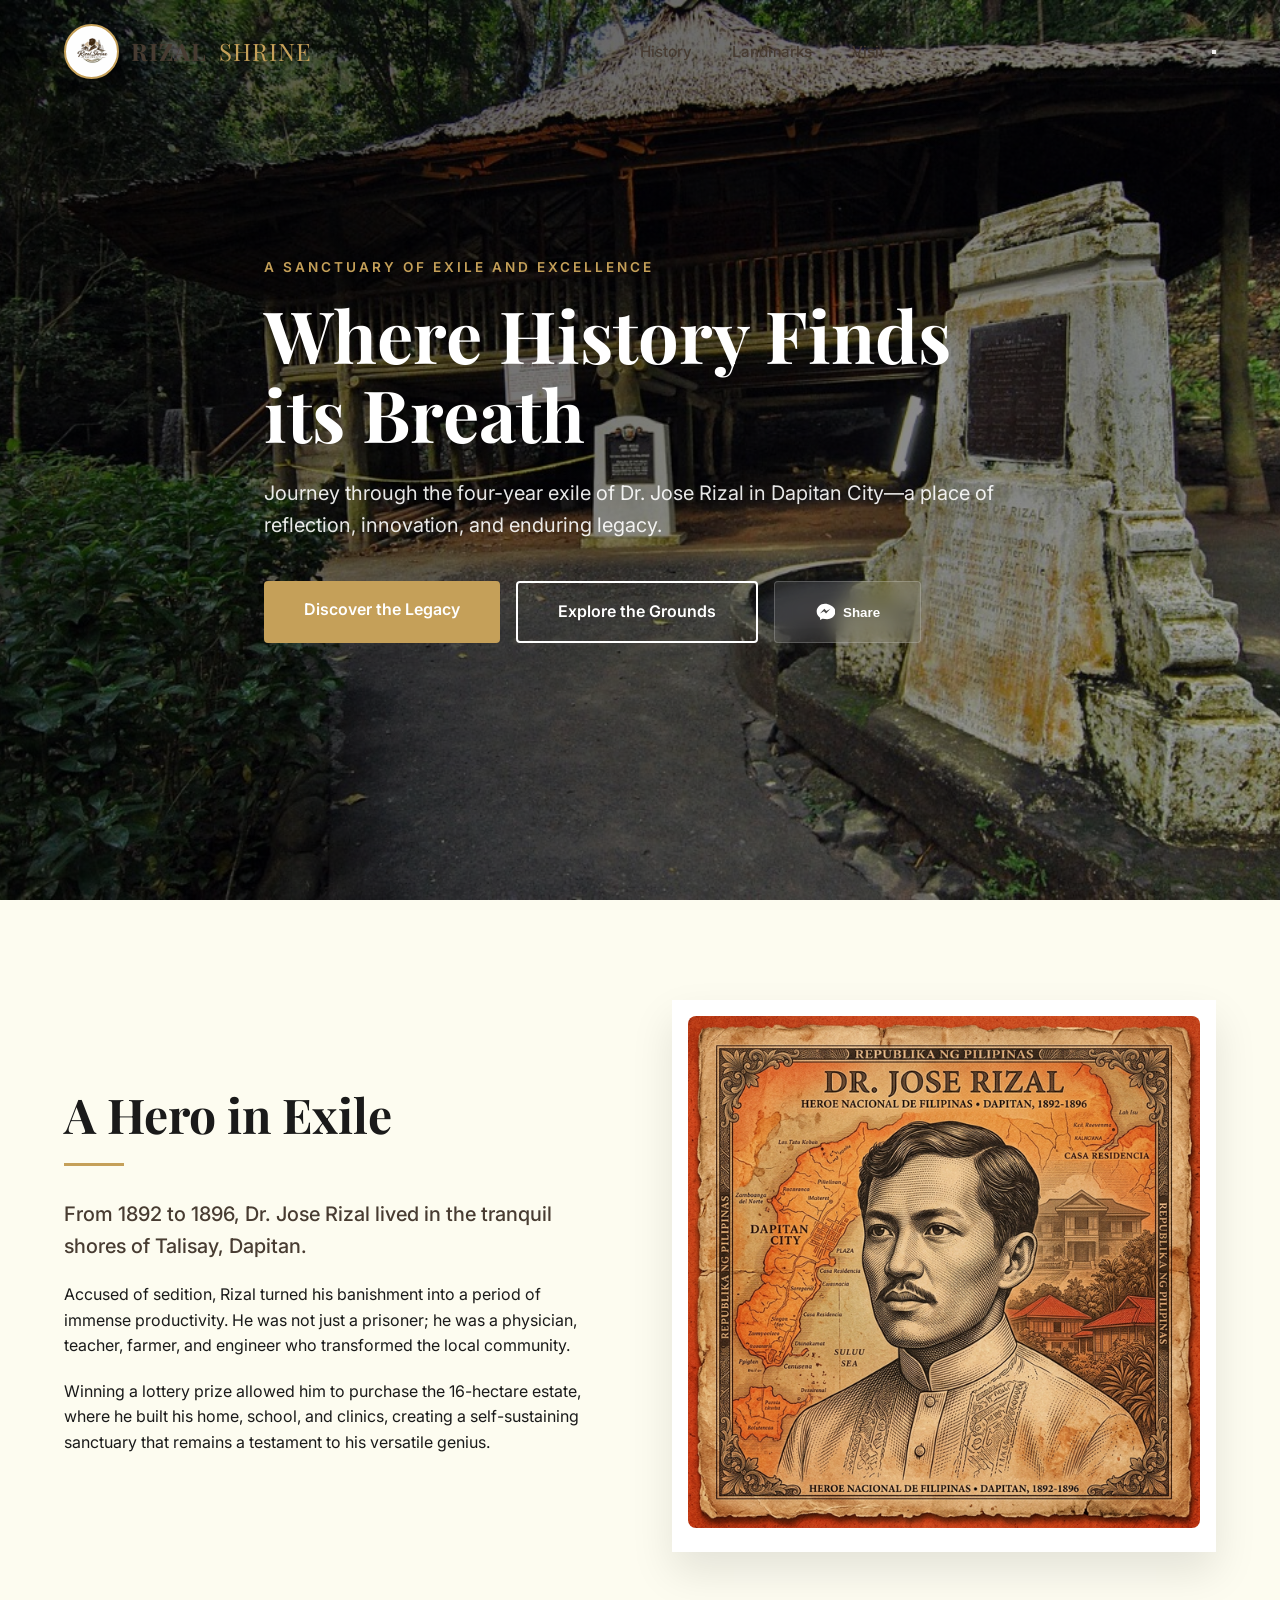
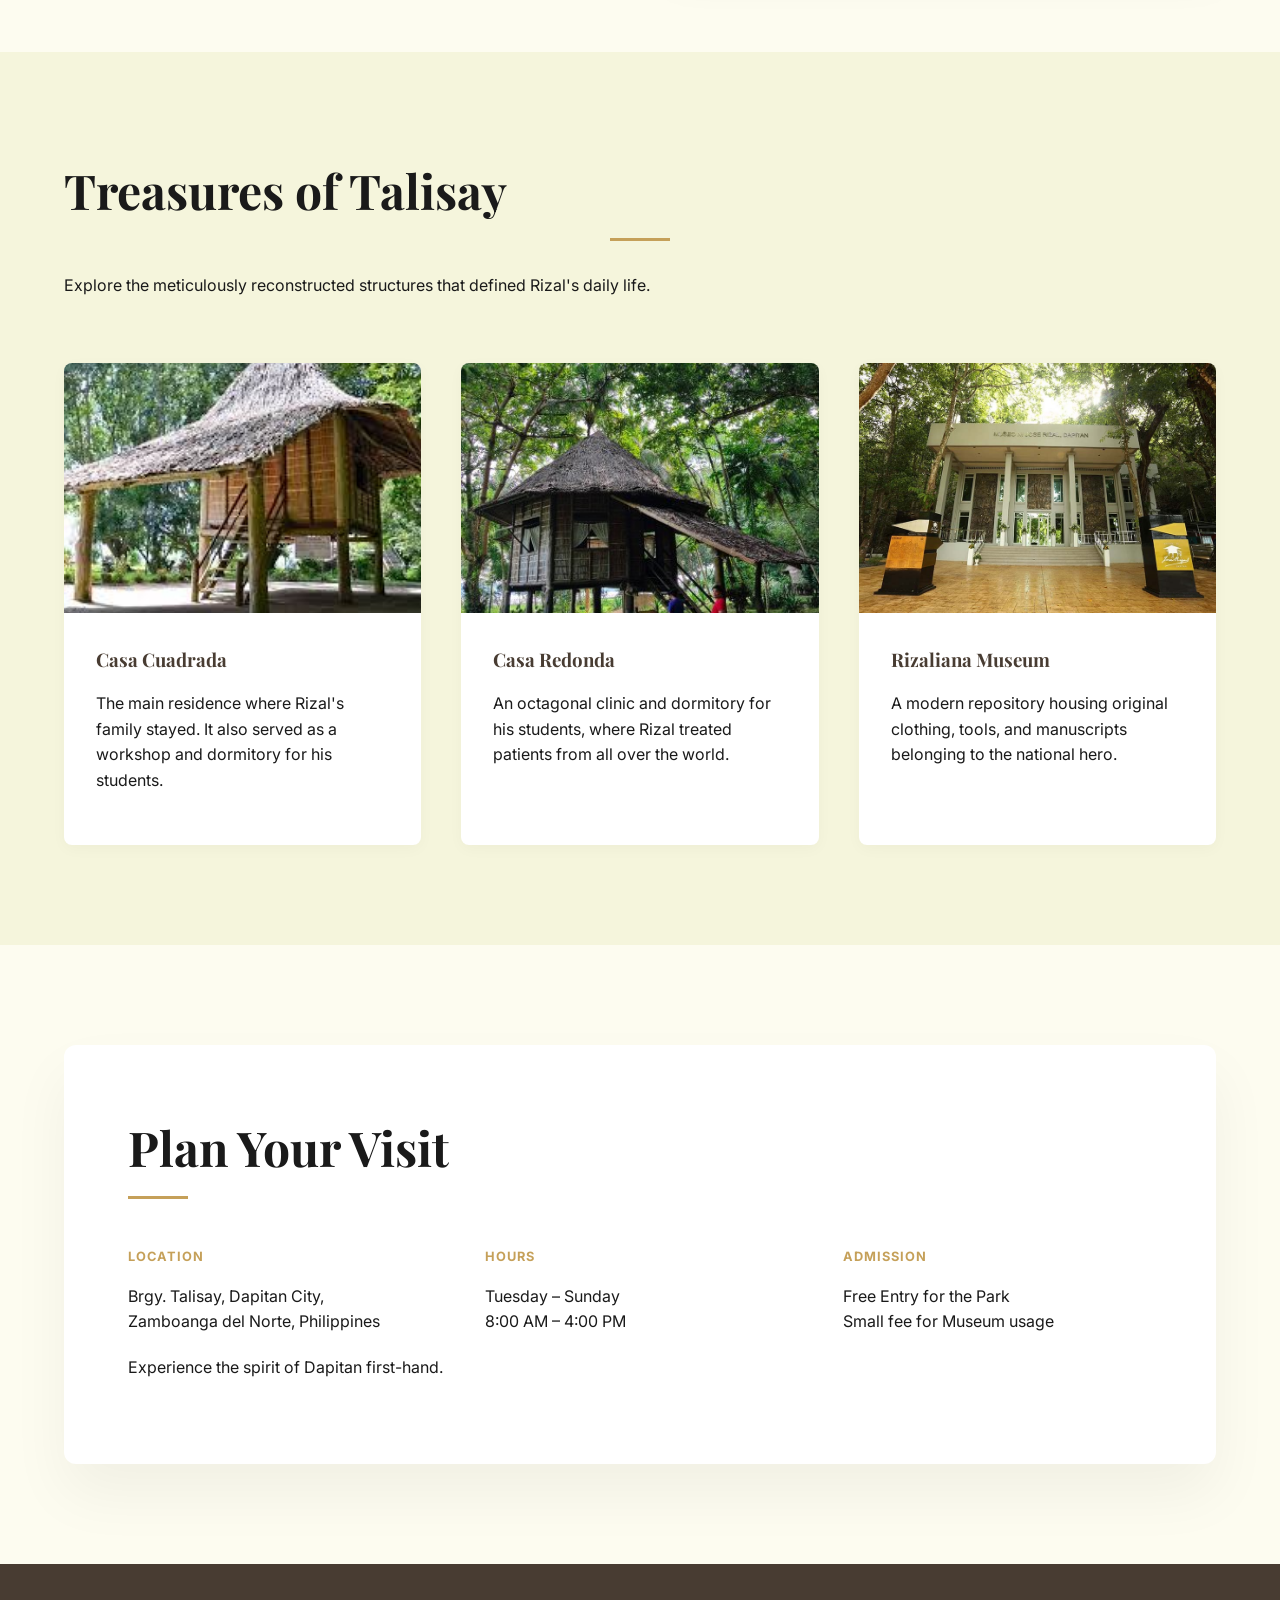
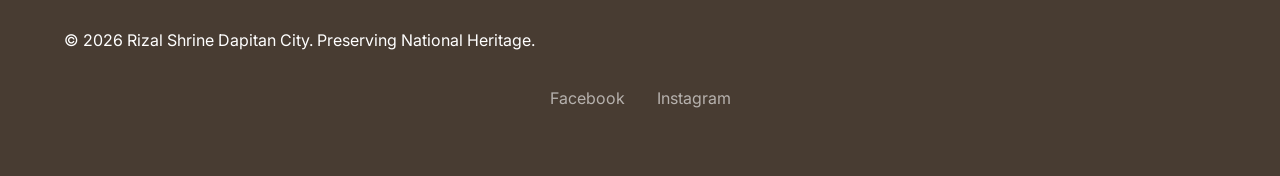
<file: index.html>
<!DOCTYPE html>
<html lang="en">

<head>
    <meta charset="UTF-8">
    <meta name="viewport" content="width=device-width, initial-scale=1.0">
    <title>Rizal Shrine | Dapitan City</title>
    <meta name="description"
        content="Explore the historical Rizal Shrine in Dapitan City, the place of exile for Philippine National Hero Dr. Jose Rizal.">
    <!-- Google Fonts -->
    <link rel="preconnect" href="https://fonts.googleapis.com">
    <link rel="preconnect" href="https://fonts.gstatic.com" crossorigin>
    <link
        href="https://fonts.googleapis.com/css2?family=Inter:wght@400;500;600&family=Playfair+Display:ital,wght@0,400;0,700;1,400&display=swap"
        rel="stylesheet">
    <link rel="icon" type="image/jpeg" href="logo.jpg">
    <link rel="stylesheet" href="style.css">

    <!-- Open Graph Meta Tags for Messenger Sharing -->
    <meta property="og:title" content="Rizal Shrine | Dapitan City">
    <meta property="og:description"
        content="Explore the historical sanctuary where Dr. Jose Rizal found excellence in exile.">
    <meta property="og:image" content="logo.jpg">
    <meta property="og:type" content="website">
</head>

<body>
    <nav class="navbar" id="navbar">
        <div class="container">
            <a href="#" class="logo">
                <img src="logo.jpg" alt="Rizal Shrine Logo" class="nav-logo">
                RIZAL <span>SHRINE</span>
            </a>
            <ul class="nav-links">
                <li><a href="#history">History</a></li>
                <li><a href="#landmarks">Landmarks</a></li>
                <li><a href="#visitor-info">Visit</a></li>
            </ul>
            <button class="mobile-toggle" aria-label="Toggle menu">
                <span></span>
                <span></span>
                <span></span>
            </button>
        </div>
    </nav>

    <header class="hero">
        <div class="hero-overlay"></div>
        <div class="container hero-content">
            <span class="eyebrow">A Sanctuary of Exile and Excellence</span>
            <h1>Where History Finds its Breath</h1>
            <p>Journey through the four-year exile of Dr. Jose Rizal in Dapitan City—a place of reflection, innovation,
                and enduring legacy.</p>
            <div class="hero-actions">
                <a href="#history" class="btn btn-primary">Discover the Legacy</a>
                <a href="#landmarks" class="btn btn-outline">Explore the Grounds</a>
                <button id="shareBtn" class="btn btn-share">
                    <svg width="20" height="20" viewBox="0 0 24 24" fill="currentColor">
                        <path
                            d="M12 2C6.477 2 2 6.145 2 11.258c0 2.908 1.464 5.503 3.746 7.202.196.145.318.375.318.622l-.004 1.954c0 .356.386.58.694.402l2.174-1.25c.164-.094.357-.123.542-.08 1.62.38 3.327.584 5.074.584 5.523 0 10-4.145 10-9.258S17.523 2 12 2zm1.25 11.758-2.5-2.656-4.844 2.656 5.312-5.625 2.5 2.656 4.844-2.656-5.312 5.625z" />
                    </svg>
                    Share
                </button>
            </div>
        </div>
    </header>

    <main>
        <section id="history" class="section history">
            <div class="container grid">
                <div class="history-text">
                    <h2 class="section-title">A Hero in Exile</h2>
                    <p class="lead">From 1892 to 1896, Dr. Jose Rizal lived in the tranquil shores of Talisay, Dapitan.
                    </p>
                    <p>Accused of sedition, Rizal turned his banishment into a period of immense productivity. He was
                        not just a prisoner; he was a physician, teacher, farmer, and engineer who transformed the local
                        community.</p>
                    <p>Winning a lottery prize allowed him to purchase the 16-hectare estate, where he built his home,
                        school, and clinics, creating a self-sustaining sanctuary that remains a testament to his
                        versatile genius.</p>
                </div>
                <div class="history-visual">
                    <div class="image-wrapper">
                        <img src="hero-in-exile.png" alt="Dr. Jose Rizal Portrait" class="img-responsive">
                    </div>
                </div>
            </div>
        </section>

        <section id="landmarks" class="section landmarks secondary-bg">
            <div class="container">
                <div class="section-header text-center">
                    <h2 class="section-title">Treasures of Talisay</h2>
                    <p>Explore the meticulously reconstructed structures that defined Rizal's daily life.</p>
                </div>
                <div class="landmark-grid">
                    <div class="card">
                        <div class="card-image">
                            <img src="casa-cuadrada.jpg" alt="Casa Cuadrada">
                        </div>
                        <div class="card-content">
                            <h3>Casa Cuadrada</h3>
                            <p>The main residence where Rizal's family stayed. It also served as a workshop and
                                dormitory for his students.</p>
                        </div>
                    </div>
                    <div class="card">
                        <div class="card-image">
                            <img src="casa-redonda.jpg" alt="Casa Redonda">
                        </div>
                        <div class="card-content">
                            <h3>Casa Redonda</h3>
                            <p>An octagonal clinic and dormitory for his students, where Rizal treated patients from all
                                over the world.</p>
                        </div>
                    </div>
                    <div class="card">
                        <div class="card-image">
                            <img src="museum-v2.jpg" alt="Rizaliana Museum">
                        </div>
                        <div class="card-content">
                            <h3>Rizaliana Museum</h3>
                            <p>A modern repository housing original clothing, tools, and manuscripts belonging to the
                                national hero.</p>
                        </div>
                    </div>
                </div>
            </div>
        </section>

        <section id="visitor-info" class="section visitor-info">
            <div class="container">
                <div class="info-card">
                    <h2 class="section-title">Plan Your Visit</h2>
                    <div class="info-grid">
                        <div class="info-item">
                            <h4>Location</h4>
                            <p>Brgy. Talisay, Dapitan City,<br>Zamboanga del Norte, Philippines</p>
                        </div>
                        <div class="info-item">
                            <h4>Hours</h4>
                            <p>Tuesday – Sunday<br>8:00 AM – 4:00 PM</p>
                        </div>
                        <div class="info-item">
                            <h4>Admission</h4>
                            <p>Free Entry for the Park<br>Small fee for Museum usage</p>
                        </div>
                    </div>
                    <div class="cta-banner">
                        <p>Experience the spirit of Dapitan first-hand.</p>
                    </div>
                </div>
            </div>
        </section>
    </main>

    <footer class="footer">
        <div class="container text-center">
            <p>&copy; 2026 Rizal Shrine Dapitan City. Preserving National Heritage.</p>
            <div class="social-links">
                <a href="#">Facebook</a>
                <a href="#">Instagram</a>
            </div>
        </div>
    </footer>

    <script src="script.js"></script>
</body>

</html>
</file>
<file: style.css>
:root {
    /* Color Palette */
    --primary: #483C32;
    /* Deep Teak */
    --primary-light: #6D5B4D;
    --accent: #2E8B57;
    /* Emerald */
    --accent-gold: #C5A059;
    --text-dark: #1A1A1A;
    --text-muted: #555555;
    --bg-parchment: #FDFCF0;
    --bg-white: #FFFFFF;
    --bg-cream: #F5F5DC;

    /* Spacing & Sizes */
    --container: 1200px;
    --section-padding: 100px 0;
    --transition: all 0.4s cubic-bezier(0.165, 0.84, 0.44, 1);
}

* {
    margin: 0;
    padding: 0;
    box-sizing: border-box;
}

html {
    scroll-behavior: smooth;
}

body {
    font-family: 'Inter', sans-serif;
    color: var(--text-dark);
    background-color: var(--bg-parchment);
    line-height: 1.6;
    overflow-x: hidden;
}

h1,
h2,
h3,
.logo {
    font-family: 'Playfair Display', serif;
}

h1 {
    font-size: clamp(2.5rem, 8vw, 4.5rem);
    line-height: 1.1;
    margin-bottom: 1.5rem;
}

h2.section-title {
    font-size: clamp(2rem, 5vw, 3rem);
    margin-bottom: 2rem;
    position: relative;
}

h2.section-title::after {
    content: '';
    display: block;
    width: 60px;
    height: 3px;
    background: var(--accent-gold);
    margin-top: 10px;
}

.text-center h2.section-title::after {
    margin-left: auto;
    margin-right: auto;
}

p {
    margin-bottom: 1.25rem;
}

.lead {
    font-size: 1.25rem;
    font-weight: 500;
    color: var(--primary);
}

.container {
    max-width: var(--container);
    margin: 0 auto;
    padding: 0 24px;
}

.grid {
    display: grid;
    gap: 4rem;
    align-items: center;
}

@media (min-width: 768px) {
    .grid {
        grid-template-columns: 1fr 1fr;
    }
}

.section {
    padding: var(--section-padding);
}

.secondary-bg {
    background-color: var(--bg-cream);
}

/* Navbar */
.navbar {
    position: fixed;
    top: 0;
    width: 100%;
    z-index: 1000;
    padding: 1.5rem 0;
    transition: var(--transition);
}

.navbar.scrolled {
    background: rgba(253, 252, 240, 0.9);
    backdrop-filter: blur(10px);
    padding: 1rem 0;
    box-shadow: 0 4px 30px rgba(0, 0, 0, 0.05);
}

.navbar .container {
    display: flex;
    justify-content: space-between;
    align-items: center;
}

.logo {
    display: flex;
    align-items: center;
    gap: 12px;
    font-size: 1.5rem;
    font-weight: 700;
    text-decoration: none;
    color: var(--primary);
    letter-spacing: 1px;
}

.nav-logo {
    height: 55px;
    width: 55px;
    object-fit: cover;
    border-radius: 50%;
    background: white;
    padding: 2px;
    box-shadow: 0 4px 10px rgba(0, 0, 0, 0.1);
    border: 2px solid var(--accent-gold);
}

.logo span {
    font-weight: 400;
    color: var(--accent-gold);
}

.nav-links {
    display: flex;
    list-style: none;
    gap: 2.5rem;
}

.nav-links a {
    text-decoration: none;
    color: var(--primary);
    font-weight: 500;
    font-size: 0.95rem;
    transition: var(--transition);
}

.nav-links a:hover {
    color: var(--accent-gold);
}

/* Hero Section */
.hero {
    height: 100vh;
    min-height: 600px;
    background: url('hero-bg-v2.jpg') center/cover no-repeat fixed;
    display: flex;
    align-items: center;
    position: relative;
    color: white;
}

.hero-overlay {
    position: absolute;
    top: 0;
    left: 0;
    width: 100%;
    height: 100%;
    background: linear-gradient(135deg, rgba(0, 0, 0, 0.7) 0%, rgba(0, 0, 0, 0.3) 100%);
}

.hero-content {
    position: relative;
    max-width: 800px;
}

.eyebrow {
    text-transform: uppercase;
    letter-spacing: 3px;
    font-size: 0.85rem;
    font-weight: 600;
    color: var(--accent-gold);
    display: block;
    margin-bottom: 1rem;
}

.hero p {
    font-size: 1.25rem;
    opacity: 0.9;
    margin-bottom: 2.5rem;
}

.btn {
    display: inline-block;
    padding: 1rem 2.5rem;
    border-radius: 4px;
    text-decoration: none;
    font-weight: 600;
    transition: var(--transition);
    cursor: pointer;
}

.btn-primary {
    background-color: var(--accent-gold);
    color: white;
}

.btn-primary:hover {
    transform: translateY(-3px);
    box-shadow: 0 10px 20px rgba(197, 160, 89, 0.3);
}

.btn-outline {
    border: 2px solid white;
    color: white;
    margin-left: 1rem;
}

.btn-outline:hover {
    background: white;
    color: var(--primary);
}

.btn-share {
    background: rgba(255, 255, 255, 0.1);
    backdrop-filter: blur(10px);
    border: 1px solid rgba(255, 255, 255, 0.2);
    color: white;
    margin-left: 1rem;
    display: inline-flex;
    align-items: center;
    gap: 8px;
}

.btn-share:hover {
    background: rgba(255, 255, 255, 0.2);
    transform: translateY(-3px);
}

.hero-actions {
    display: flex;
    flex-wrap: wrap;
    gap: 1rem;
}

.hero-actions .btn {
    margin-left: 0;
    /* Reset margins for flex gap */
}

/* Landmarks Grid */
.landmark-grid {
    display: grid;
    grid-template-columns: repeat(auto-fit, minmax(300px, 1fr));
    gap: 2.5rem;
    margin-top: 4rem;
}

.card {
    background: white;
    border-radius: 8px;
    overflow: hidden;
    transition: var(--transition);
    box-shadow: 0 4px 15px rgba(0, 0, 0, 0.03);
}

.card:hover {
    transform: translateY(-10px);
    box-shadow: 0 20px 40px rgba(0, 0, 0, 0.08);
}

.card-image {
    height: 250px;
    overflow: hidden;
}

.card-image img {
    width: 100%;
    height: 100%;
    object-fit: cover;
    transition: var(--transition);
}

.card:hover .card-image img {
    scale: 1.1;
}

.card-content {
    padding: 2rem;
}

.card-content h3 {
    margin-bottom: 1rem;
    color: var(--primary);
}

/* Visitor Info */
.info-card {
    background: white;
    padding: 4rem;
    border-radius: 12px;
    box-shadow: 0 30px 60px rgba(0, 0, 0, 0.05);
}

.info-grid {
    display: grid;
    grid-template-columns: repeat(auto-fit, minmax(200px, 1fr));
    gap: 3rem;
    margin-top: 3rem;
}

.info-item h4 {
    color: var(--accent-gold);
    text-transform: uppercase;
    font-size: 0.8rem;
    letter-spacing: 1px;
    margin-bottom: 1rem;
}

/* Footer */
.footer {
    padding: 4rem 0;
    background: var(--primary);
    color: white;
}

.social-links {
    margin-top: 2rem;
    display: flex;
    justify-content: center;
    gap: 2rem;
}

.social-links a {
    color: white;
    text-decoration: none;
    opacity: 0.6;
    transition: var(--transition);
}

.social-links a:hover {
    opacity: 1;
}

/* Image Utilities */
.img-responsive {
    width: 100%;
    height: auto;
    border-radius: 8px;
}

.image-wrapper {
    position: relative;
    padding: 1rem;
    background: white;
    box-shadow: 0 20px 40px rgba(0, 0, 0, 0.1);
}
</file>
